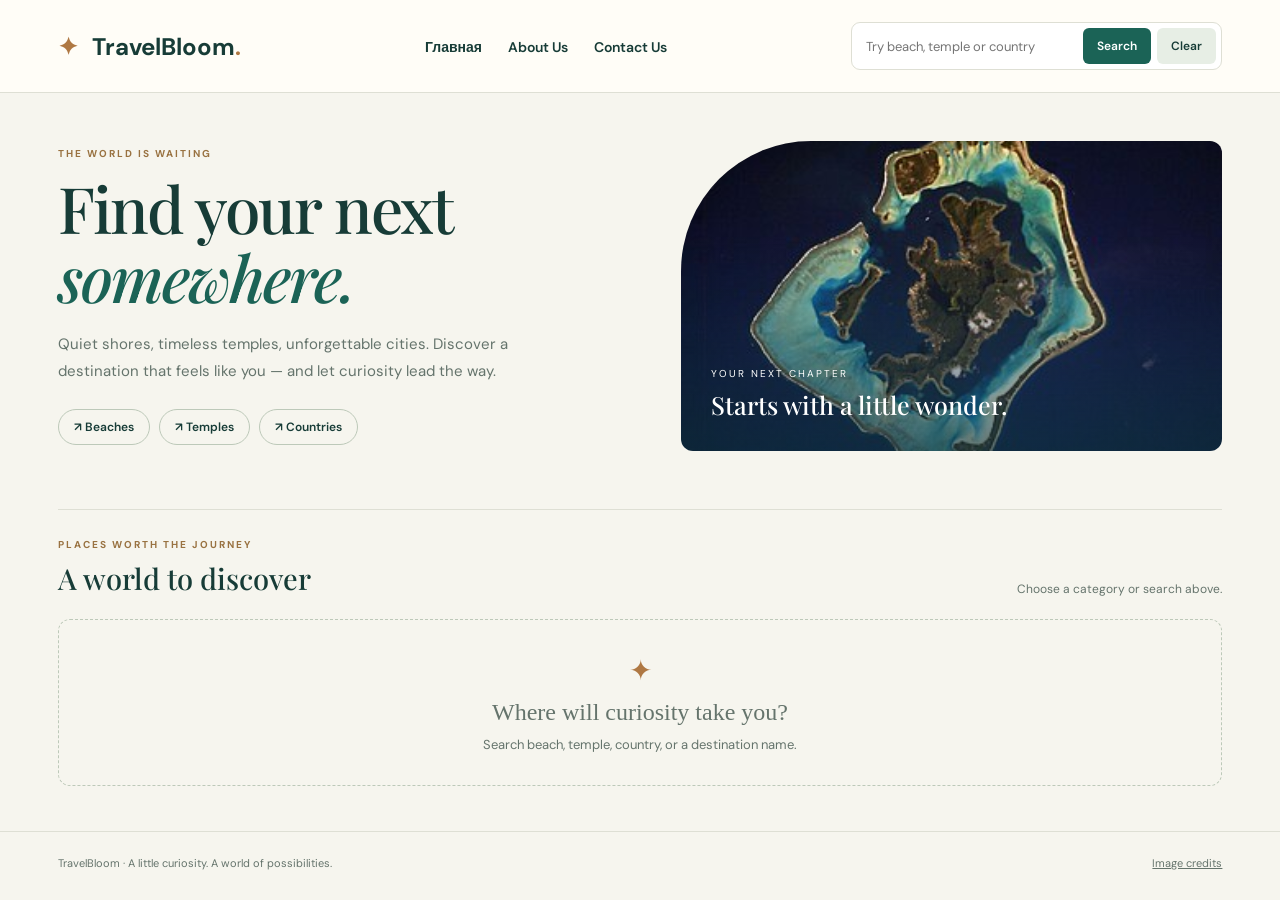
<file: index.html>
<!DOCTYPE html><html lang="en"><head><meta charset="UTF-8"><meta name="viewport" content="width=device-width,initial-scale=1"><meta name="description" content="Discover beaches, temples and countries with TravelBloom."><title>Find your next somewhere · TravelBloom</title><link rel="stylesheet" href="travel_recommendation.css"></head><body><nav class="navbar" aria-label="Main navigation">
<a class="logo" href="index.html"><span class="brand-icon">✦</span> TravelBloom<span class="brand-dot">.</span></a>
<ul class="nav-links"><li><a href="index.html">Главная</a></li><li><a href="about_us.html">About Us</a></li><li><a href="contact_us.html">Contact Us</a></li></ul>
<form class="search-container" id="searchForm" role="search"><label class="sr-only" for="conditionInput">Search destinations</label><input type="search" id="conditionInput" placeholder="Try beach, temple or country" autocomplete="off"><button type="submit" id="btnSearch">Search</button><button type="button" id="btnClear" class="clear">Clear</button></form>
</nav><main><section class="hero"><div class="hero-copy"><p class="eyebrow">THE WORLD IS WAITING</p><h1>Find your next<br><em>somewhere.</em></h1><p class="intro">Quiet shores, timeless temples, unforgettable cities. Discover a destination that feels like you — and let curiosity lead the way.</p><div class="chips"><button data-query="beach">↗ Beaches</button><button data-query="temple">↗ Temples</button><button data-query="country">↗ Countries</button></div></div><div class="hero-photo" role="img" aria-label="Bora Bora's turquoise lagoon"><span>YOUR NEXT CHAPTER<br><strong>Starts with a little wonder.</strong></span></div></section><section class="discover" aria-labelledby="resultsTitle"><div class="section-heading"><div><p class="eyebrow">PLACES WORTH THE JOURNEY</p><h2 id="resultsTitle">A world to discover</h2></div><p id="resultCount" aria-live="polite">Choose a category or search above.</p></div><div id="results" class="results" aria-live="polite"><div class="empty"><span>✦</span><h3>Where will curiosity take you?</h3><p>Search beach, temple, country, or a destination name.</p></div></div></section></main><footer>TravelBloom · A little curiosity. A world of possibilities. <a href="image_credits.html">Image credits</a></footer><script src="travel_recommendation.js"></script></body></html>
</file>
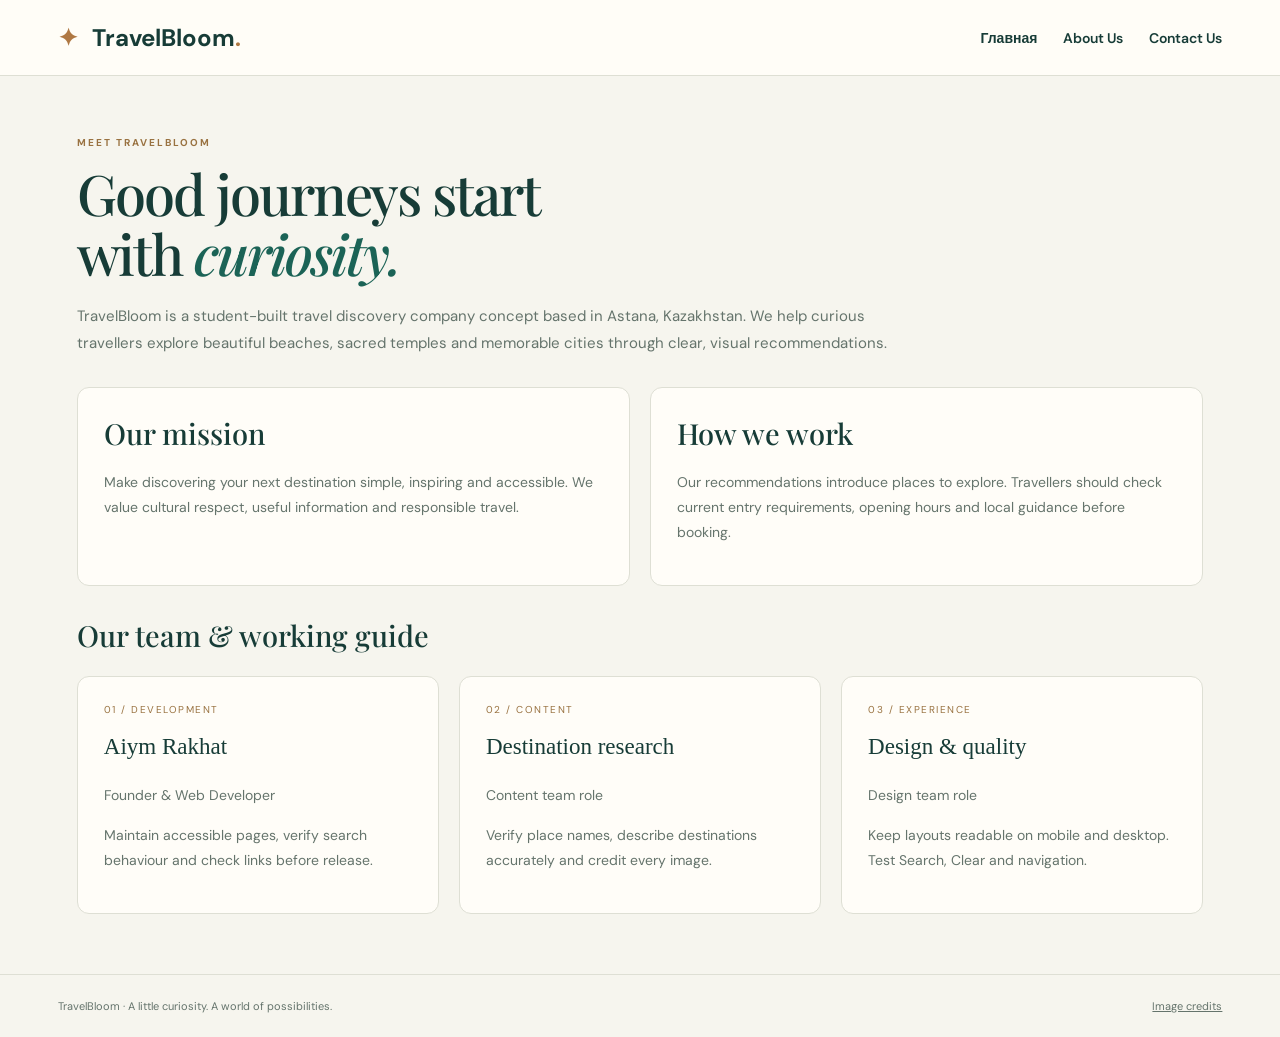
<file: about_us.html>
<!DOCTYPE html><html lang="en"><head><meta charset="UTF-8"><meta name="viewport" content="width=device-width,initial-scale=1"><meta name="description" content="Discover beaches, temples and countries with TravelBloom."><title>About Us · TravelBloom</title><link rel="stylesheet" href="travel_recommendation.css"></head><body><nav class="navbar" aria-label="Main navigation">
<a class="logo" href="index.html"><span class="brand-icon">✦</span> TravelBloom<span class="brand-dot">.</span></a>
<ul class="nav-links"><li><a href="index.html">Главная</a></li><li><a href="about_us.html">About Us</a></li><li><a href="contact_us.html">Contact Us</a></li></ul>
</nav><main class="page"><p class="eyebrow">MEET TRAVELBLOOM</p><h1>Good journeys start<br>with <em>curiosity.</em></h1><p class="intro">TravelBloom is a student-built travel discovery company concept based in Astana, Kazakhstan. We help curious travellers explore beautiful beaches, sacred temples and memorable cities through clear, visual recommendations.</p><div class="about-grid"><section class="panel"><h2>Our mission</h2><p>Make discovering your next destination simple, inspiring and accessible. We value cultural respect, useful information and responsible travel.</p></section><section class="panel"><h2>How we work</h2><p>Our recommendations introduce places to explore. Travellers should check current entry requirements, opening hours and local guidance before booking.</p></section></div><h2>Our team & working guide</h2><div class="team"><article class="panel"><span class="role">01 / DEVELOPMENT</span><h3>Aiym Rakhat</h3><p>Founder & Web Developer</p><p>Maintain accessible pages, verify search behaviour and check links before release.</p></article><article class="panel"><span class="role">02 / CONTENT</span><h3>Destination research</h3><p>Content team role</p><p>Verify place names, describe destinations accurately and credit every image.</p></article><article class="panel"><span class="role">03 / EXPERIENCE</span><h3>Design & quality</h3><p>Design team role</p><p>Keep layouts readable on mobile and desktop. Test Search, Clear and navigation.</p></article></div></main><footer>TravelBloom · A little curiosity. A world of possibilities. <a href="image_credits.html">Image credits</a></footer></body></html>
</file>
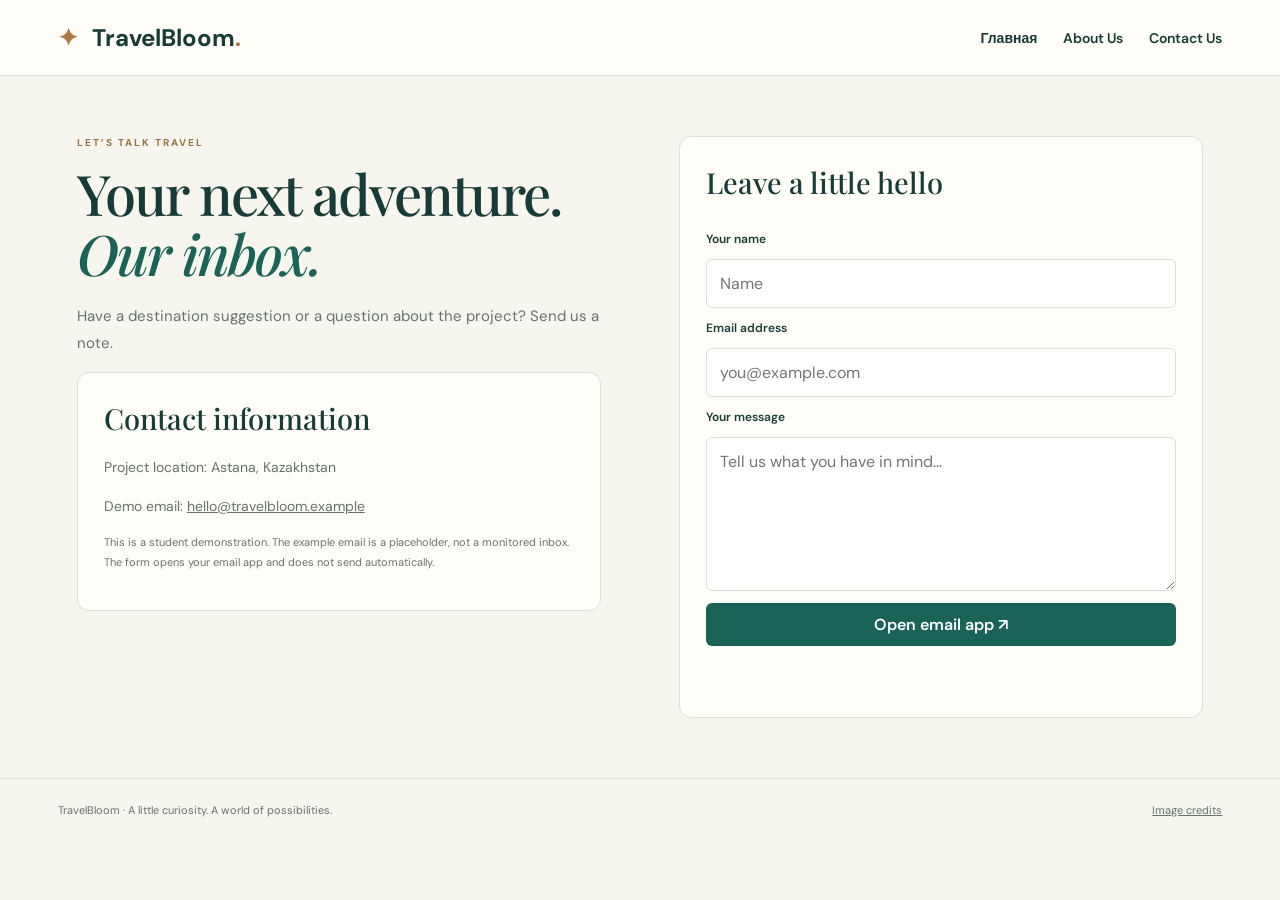
<file: contact_us.html>
<!DOCTYPE html><html lang="en"><head><meta charset="UTF-8"><meta name="viewport" content="width=device-width,initial-scale=1"><meta name="description" content="Discover beaches, temples and countries with TravelBloom."><title>Contact Us · TravelBloom</title><link rel="stylesheet" href="travel_recommendation.css"></head><body><nav class="navbar" aria-label="Main navigation">
<a class="logo" href="index.html"><span class="brand-icon">✦</span> TravelBloom<span class="brand-dot">.</span></a>
<ul class="nav-links"><li><a href="index.html">Главная</a></li><li><a href="about_us.html">About Us</a></li><li><a href="contact_us.html">Contact Us</a></li></ul>
</nav><main class="page contact-layout"><section><p class="eyebrow">LET’S TALK TRAVEL</p><h1>Your next adventure.<br><em>Our inbox.</em></h1><p class="intro">Have a destination suggestion or a question about the project? Send us a note.</p><div class="panel"><h2>Contact information</h2><p>Project location: Astana, Kazakhstan</p><p>Demo email: <a href="mailto:hello@travelbloom.example">hello@travelbloom.example</a></p><p class="small">This is a student demonstration. The example email is a placeholder, not a monitored inbox. The form opens your email app and does not send automatically.</p></div></section><form class="contact-form panel" action="mailto:hello@travelbloom.example" method="post" enctype="text/plain"><h2>Leave a little hello</h2><label for="name">Your name</label><input id="name" name="name" required placeholder="Name"><label for="email">Email address</label><input id="email" name="email" type="email" required placeholder="you@example.com"><label for="message">Your message</label><textarea id="message" name="message" rows="6" required placeholder="Tell us what you have in mind..."></textarea><button type="submit">Open email app ↗</button></form></main><footer>TravelBloom · A little curiosity. A world of possibilities. <a href="image_credits.html">Image credits</a></footer></body></html>
</file>
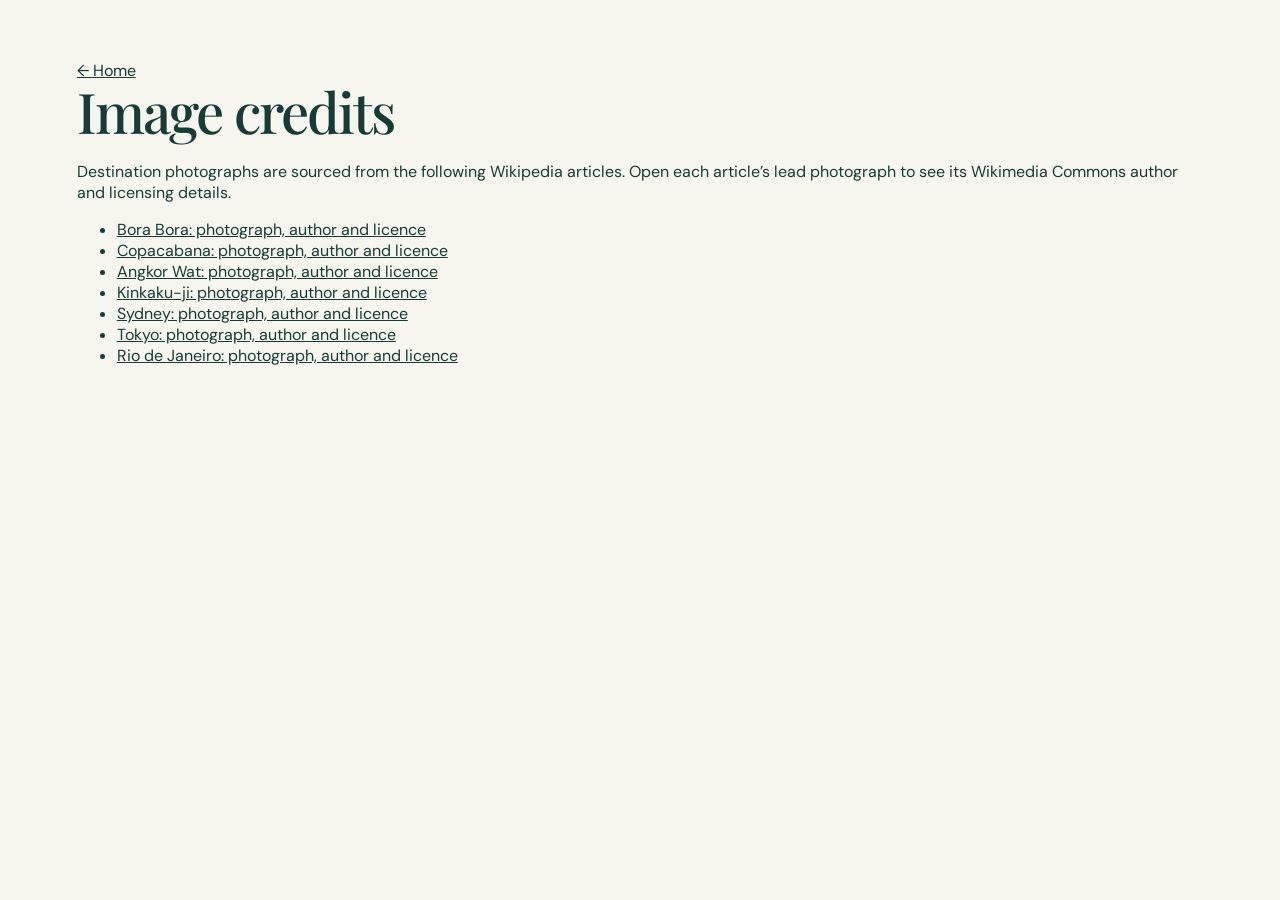
<file: image_credits.html>
<!doctype html><html lang="en"><meta charset="utf-8"><title>Image credits · TravelBloom</title><link rel="stylesheet" href="travel_recommendation.css"><main class="page"><a href="index.html">← Home</a><h1>Image credits</h1><p>Destination photographs are sourced from the following Wikipedia articles. Open each article’s lead photograph to see its Wikimedia Commons author and licensing details.</p><ul><li><a href="https://en.wikipedia.org/wiki/Bora_Bora">Bora Bora: photograph, author and licence</a></li><li><a href="https://en.wikipedia.org/wiki/Copacabana,_Rio_de_Janeiro">Copacabana: photograph, author and licence</a></li><li><a href="https://en.wikipedia.org/wiki/Angkor_Wat">Angkor Wat: photograph, author and licence</a></li><li><a href="https://en.wikipedia.org/wiki/Kinkaku-ji">Kinkaku-ji: photograph, author and licence</a></li><li><a href="https://en.wikipedia.org/wiki/Sydney">Sydney: photograph, author and licence</a></li><li><a href="https://en.wikipedia.org/wiki/Tokyo">Tokyo: photograph, author and licence</a></li><li><a href="https://en.wikipedia.org/wiki/Rio_de_Janeiro">Rio de Janeiro: photograph, author and licence</a></li></ul></main></html>
</file>
<file: travel_recommendation.css>
@import url('https://fonts.googleapis.com/css2?family=DM+Sans:wght@400;500;600;700&family=Playfair+Display:ital,wght@0,500;0,600;1,500&display=swap');
:root{--ink:#173c37;--muted:#65746c;--paper:#f6f5ee;--green:#1b6356;--line:#dedfd4}*{box-sizing:border-box}body{margin:0;background:var(--paper);color:var(--ink);font-family:'DM Sans',Arial,sans-serif}a{color:inherit}button,input,textarea{font:inherit}button,.place-link{cursor:pointer}button{border:0;border-radius:6px;background:var(--green);color:#fff;padding:11px 18px;font-weight:600}button:hover{background:#124a40}a:focus-visible,button:focus-visible,input:focus-visible,textarea:focus-visible{outline:3px solid #c09449;outline-offset:3px}.navbar{display:flex;align-items:center;gap:30px;justify-content:space-between;padding:22px 4.5%;border-bottom:1px solid var(--line);background:#fffdf7}.logo{text-decoration:none;font-size:24px;font-weight:700;white-space:nowrap}.brand-icon,.brand-dot{color:#af7843}.brand-icon{margin-right:8px}.nav-links{list-style:none;display:flex;gap:26px;margin:0;padding:0;white-space:nowrap}.nav-links a{text-decoration:none;font-size:14px;font-weight:600}.nav-links a:hover{color:#aa6e34}.search-container{display:flex;align-items:center;gap:6px;background:#fff;border:1px solid var(--line);padding:5px;border-radius:9px}.search-container input{border:0;outline:none;width:220px;padding:9px;font-size:13px;background:transparent}.search-container button{padding:10px 14px;font-size:12px}.clear{background:#e7eee5;color:var(--ink)}main{max-width:1500px;margin:auto}.hero{padding:48px 4.5% 36px;display:grid;grid-template-columns:1fr 1fr;gap:7%;align-items:center}.eyebrow{font-size:10px;letter-spacing:2px;font-weight:700;color:#997241;margin:0 0 14px}h1,h2,h3,p{margin-top:0}h1{font-family:'Playfair Display',Georgia,serif;font-size:64px;line-height:1.07;letter-spacing:-2px;font-weight:500;margin-bottom:20px}h1 em{color:var(--green);font-weight:500}h2{font:500 29px 'Playfair Display',Georgia,serif;margin-bottom:0}.intro{font-size:15px;color:var(--muted);line-height:1.8;max-width:480px}.chips{display:flex;gap:9px;margin-top:24px}.chips button{background:transparent;border:1px solid #bdc9b9;border-radius:100px;color:var(--ink);font-size:12px;padding:9px 15px}.chips button:hover{background:#e6eadd}.hero-photo{min-height:310px;border-radius:130px 12px 12px 12px;background:linear-gradient(0deg,#092e32a8,transparent 70%),url('images/beach-bora.jpg') center/cover;display:flex;align-items:end;padding:30px;color:#fff}.hero-photo span{font-size:10px;letter-spacing:2px}.hero-photo strong{display:block;font:500 25px 'Playfair Display',Georgia,serif;letter-spacing:0;margin-top:8px}.discover{padding:22px 4.5% 45px}.section-heading{display:flex;align-items:end;justify-content:space-between;border-top:1px solid var(--line);padding-top:28px;margin-bottom:22px}.section-heading .eyebrow{margin-bottom:8px}#resultCount{font-size:12px;color:var(--muted);margin:0}.results{display:grid;grid-template-columns:repeat(3,minmax(0,1fr));gap:22px}.result-card{background:#fffdf8;border:1px solid var(--line);border-radius:12px;overflow:hidden}.result-card img{width:100%;height:190px;object-fit:cover;display:block}.info{padding:20px}.info .eyebrow{font-size:9px;letter-spacing:1.6px;margin-bottom:10px}.info h3{font:500 22px 'Playfair Display',Georgia,serif;margin-bottom:11px}.info>p:not(.eyebrow){font-size:13px;line-height:1.7;color:var(--muted);min-height:44px}.place-link{font-size:11px;text-decoration:none;font-weight:700;border-bottom:1px solid #b5c3b5;padding-bottom:4px}.empty{grid-column:1/-1;text-align:center;border:1px dashed #bdc9b9;border-radius:12px;padding:32px;color:var(--muted)}.empty span{font-size:28px;color:#af7843}.empty h3{margin:10px 0;font:500 24px Georgia}.empty p{font-size:13px;margin:0}footer{border-top:1px solid var(--line);padding:24px 4.5%;font-size:11px;color:var(--muted);display:flex;justify-content:space-between}.page{padding:60px 6%;min-height:78vh}.page h1{font-size:56px}.page .intro{max-width:850px}.page h2{margin-bottom:18px}.about-grid{display:grid;grid-template-columns:1fr 1fr;gap:20px;margin:30px 0}.panel{border:1px solid var(--line);background:#fffdf8;border-radius:12px;padding:26px}.panel p{font-size:14px;line-height:1.8;color:var(--muted)}.team{display:grid;grid-template-columns:repeat(3,1fr);gap:20px;margin-top:22px}.role{display:block;font-size:10px;letter-spacing:1.5px;color:#997241;margin-bottom:18px}.team h3{font:500 23px Georgia}.contact-layout{display:grid;grid-template-columns:1fr 1fr;gap:7%}.contact-form{display:flex;flex-direction:column;gap:12px}.contact-form label{font-size:12px;font-weight:600}.contact-form input,.contact-form textarea{padding:13px;border:1px solid var(--line);border-radius:6px;background:#fff}.contact-form textarea{resize:vertical}.small{font-size:11px!important}.sr-only{position:absolute;width:1px;height:1px;padding:0;margin:-1px;overflow:hidden;clip:rect(0,0,0,0);white-space:nowrap;border:0}@media(min-width:1500px){.navbar{padding-left:calc((100vw - 1365px)/2);padding-right:calc((100vw - 1365px)/2)}}@media(max-width:1100px){.navbar{flex-wrap:wrap;gap:18px}.search-container{margin-left:auto}.hero{gap:30px}h1{font-size:52px}}@media(max-width:700px){.navbar{padding:18px 5%}.logo{font-size:21px}.nav-links{gap:15px}.nav-links a{font-size:12px}.search-container{width:100%}.search-container input{flex:1;width:90px}.hero{grid-template-columns:1fr;padding-top:35px}.hero-photo{min-height:220px}.hero h1{font-size:48px}.results,.team,.about-grid,.contact-layout{grid-template-columns:1fr}.section-heading{align-items:start;gap:15px;flex-direction:column}.page{padding:40px 5%}.page h1{font-size:43px}footer{gap:20px}.result-card img{height:220px}}
</file>
